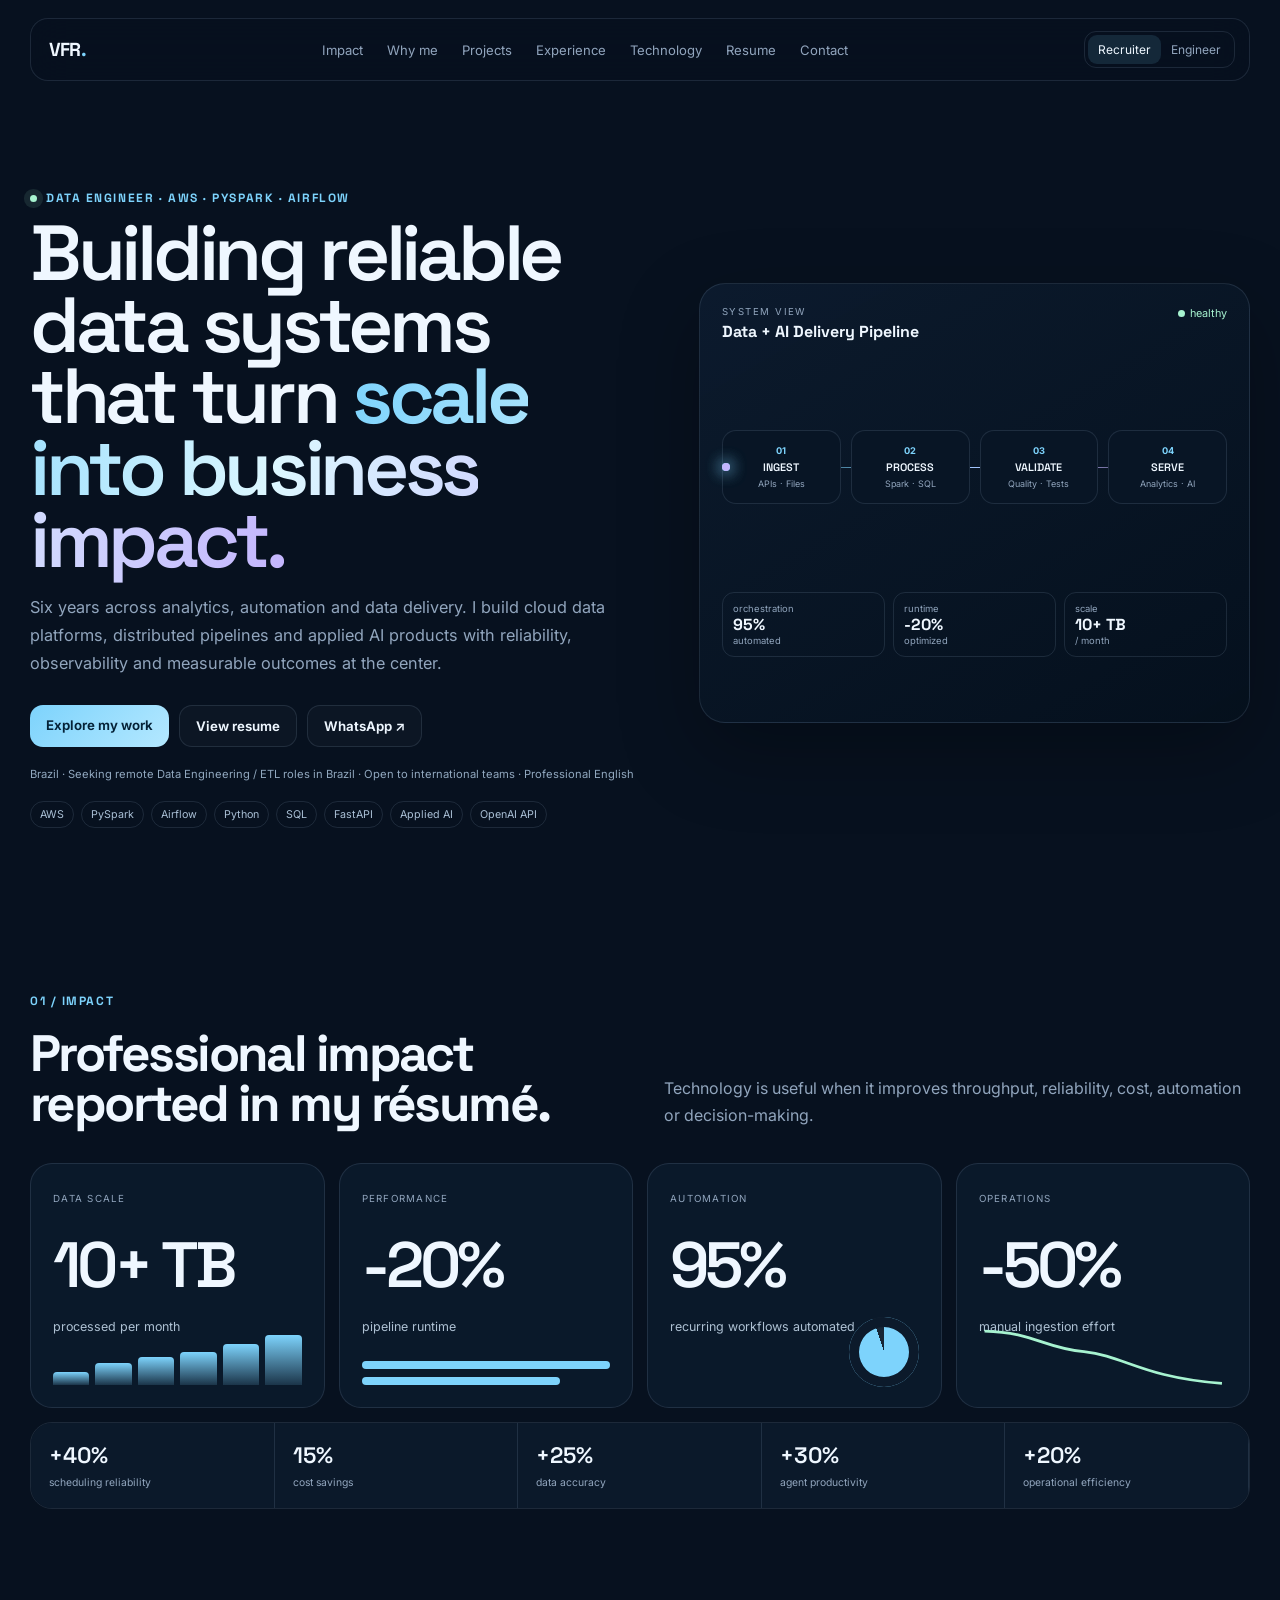
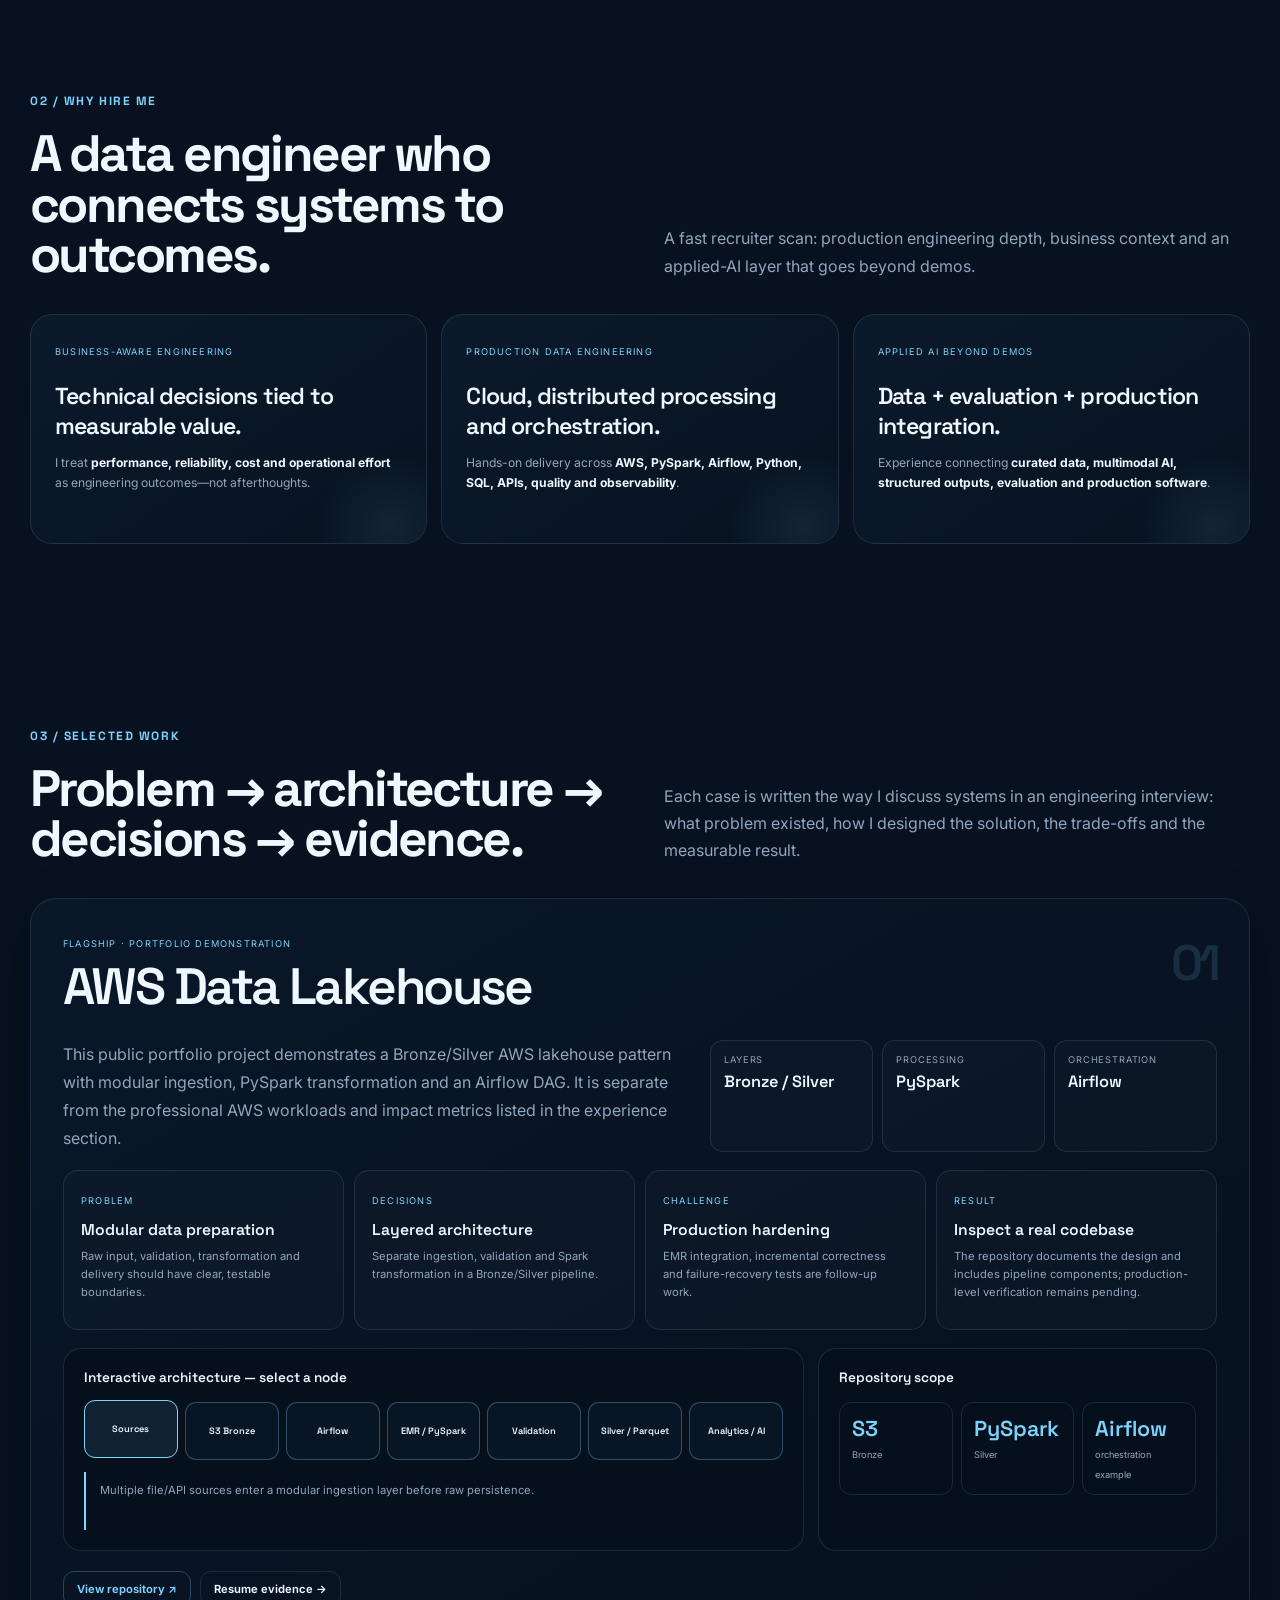
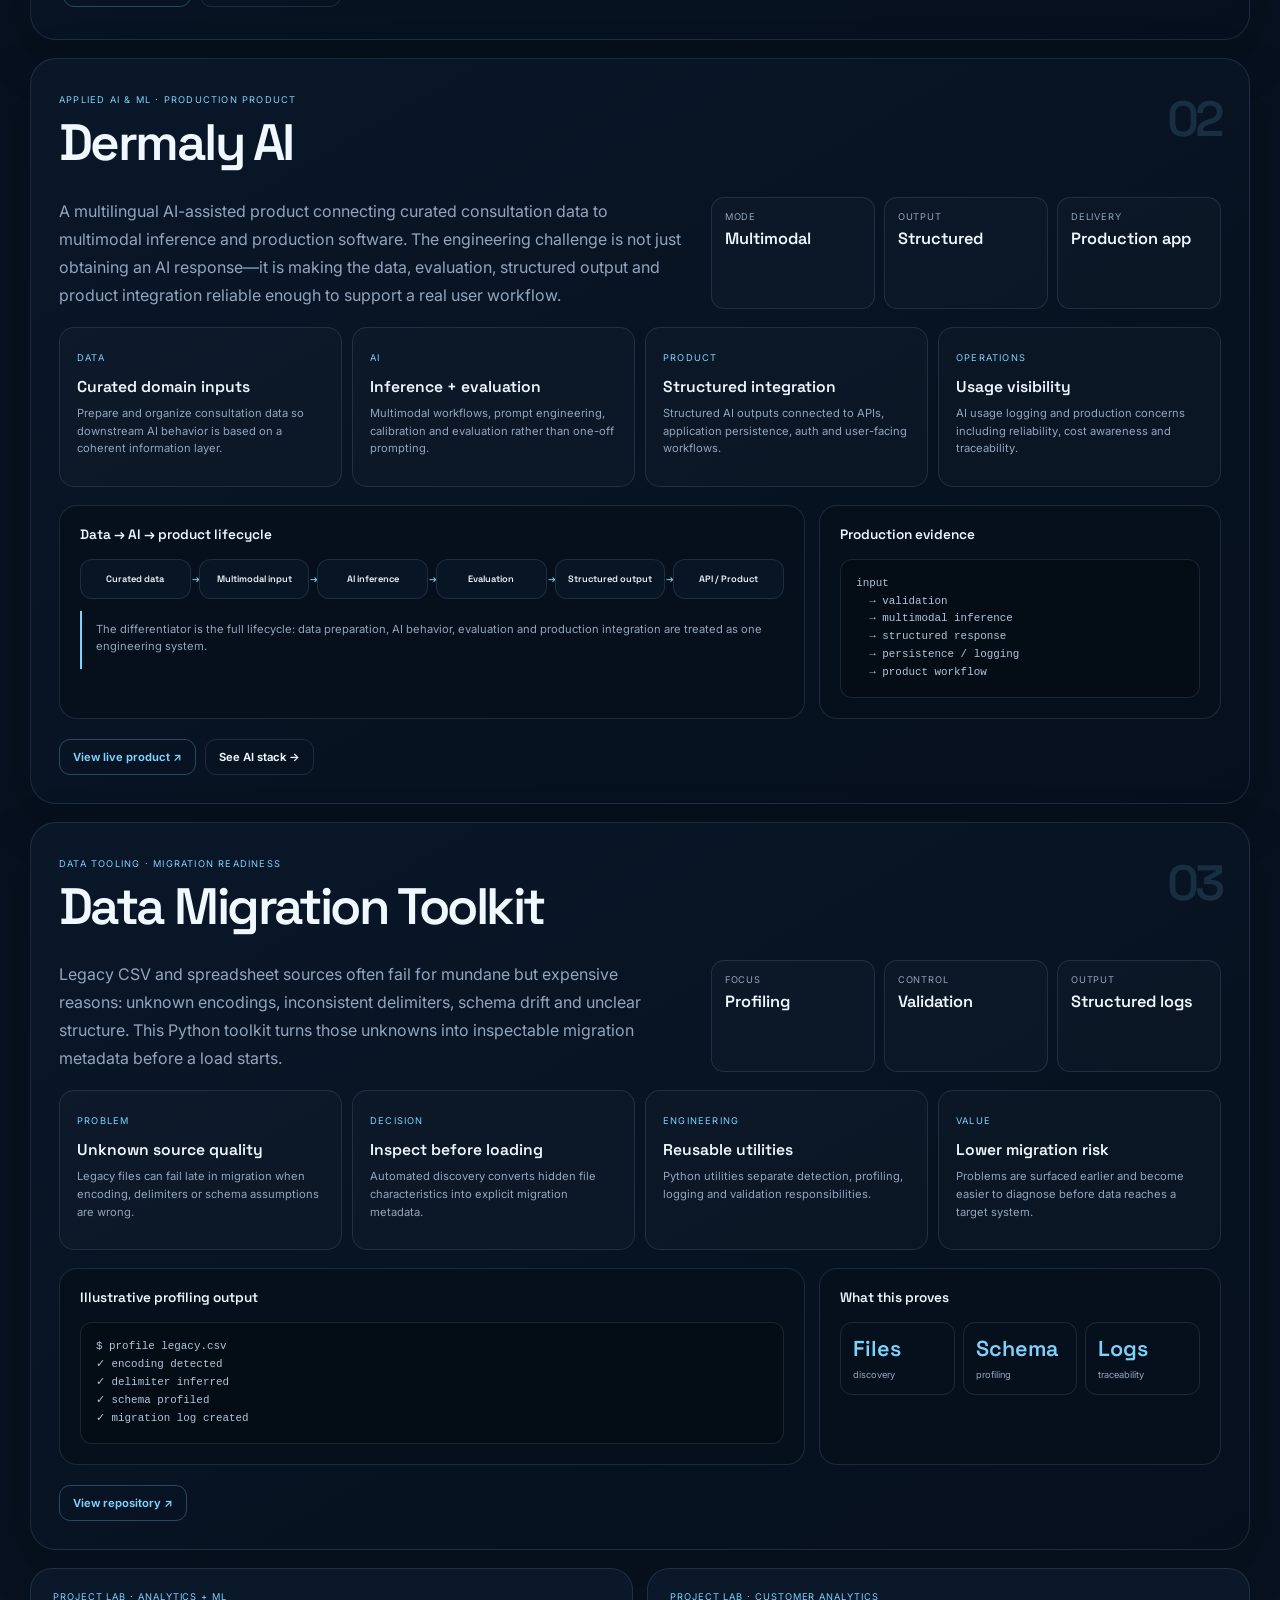
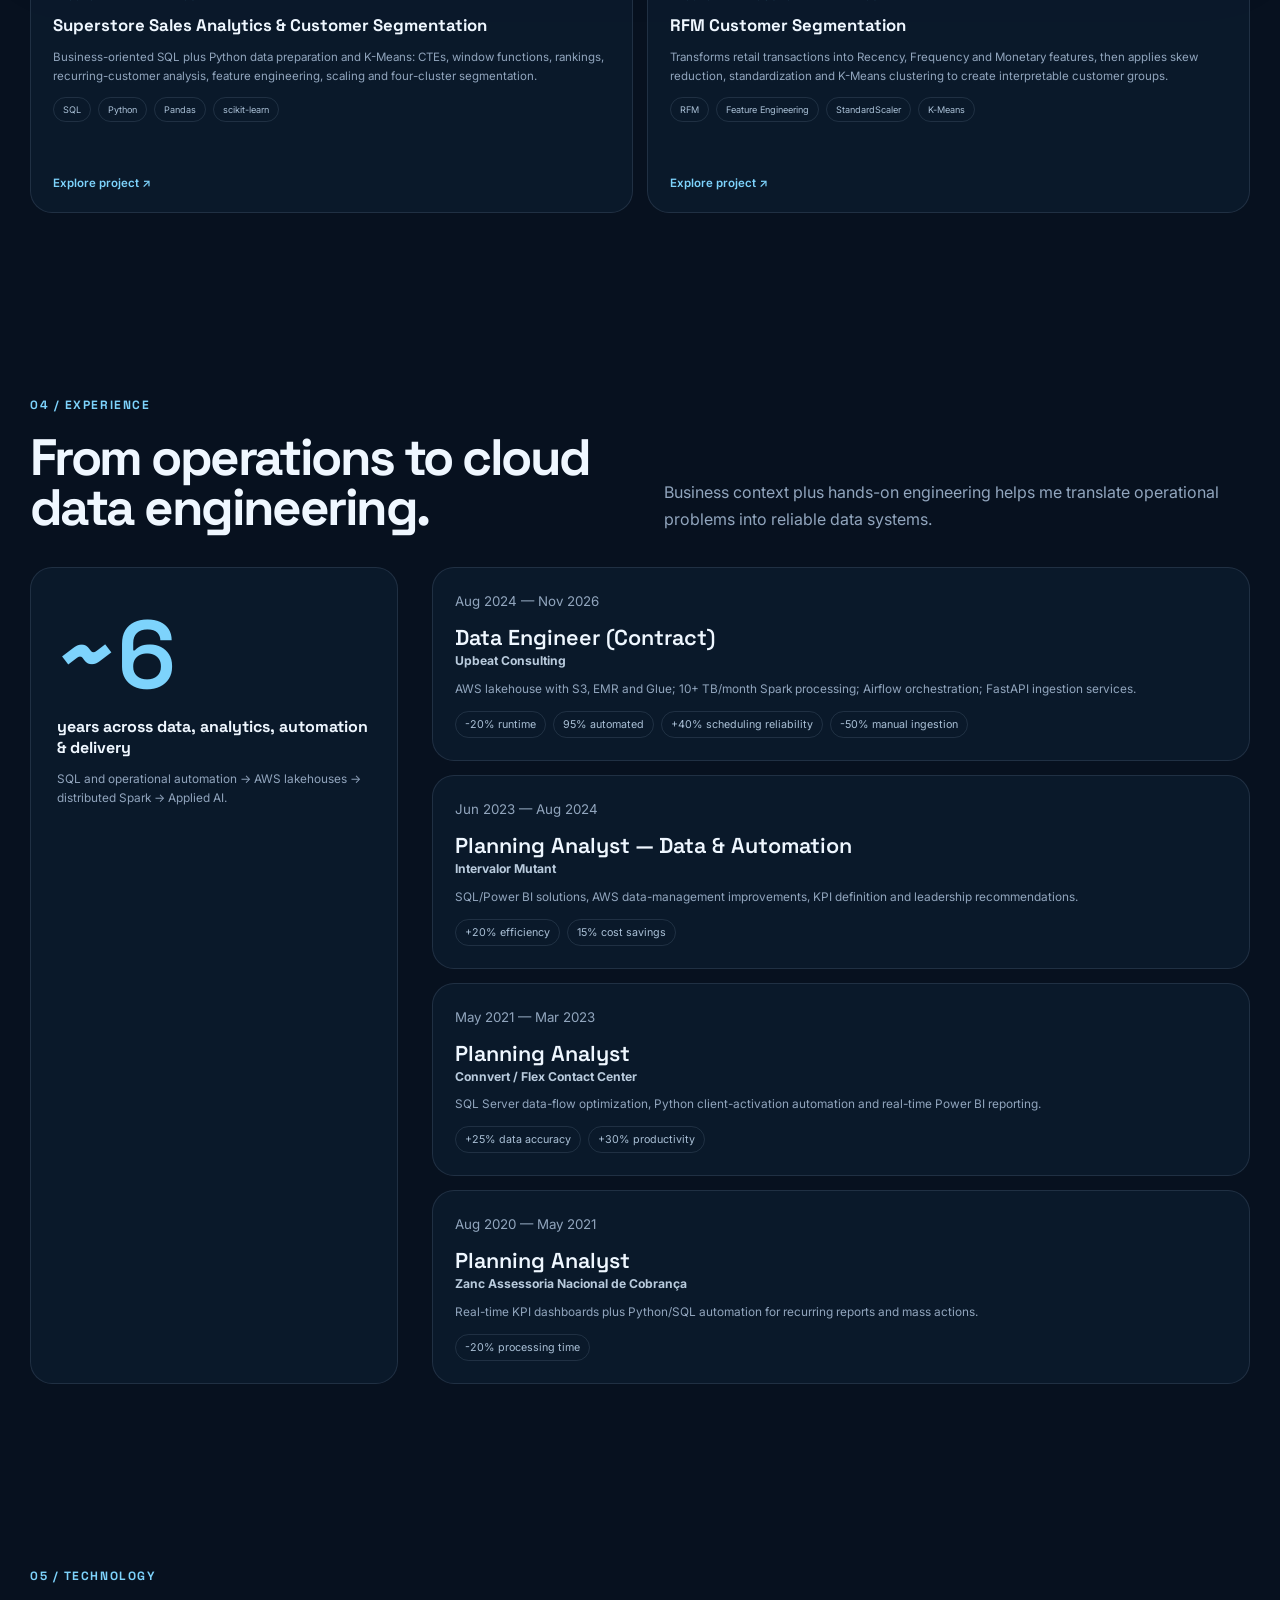
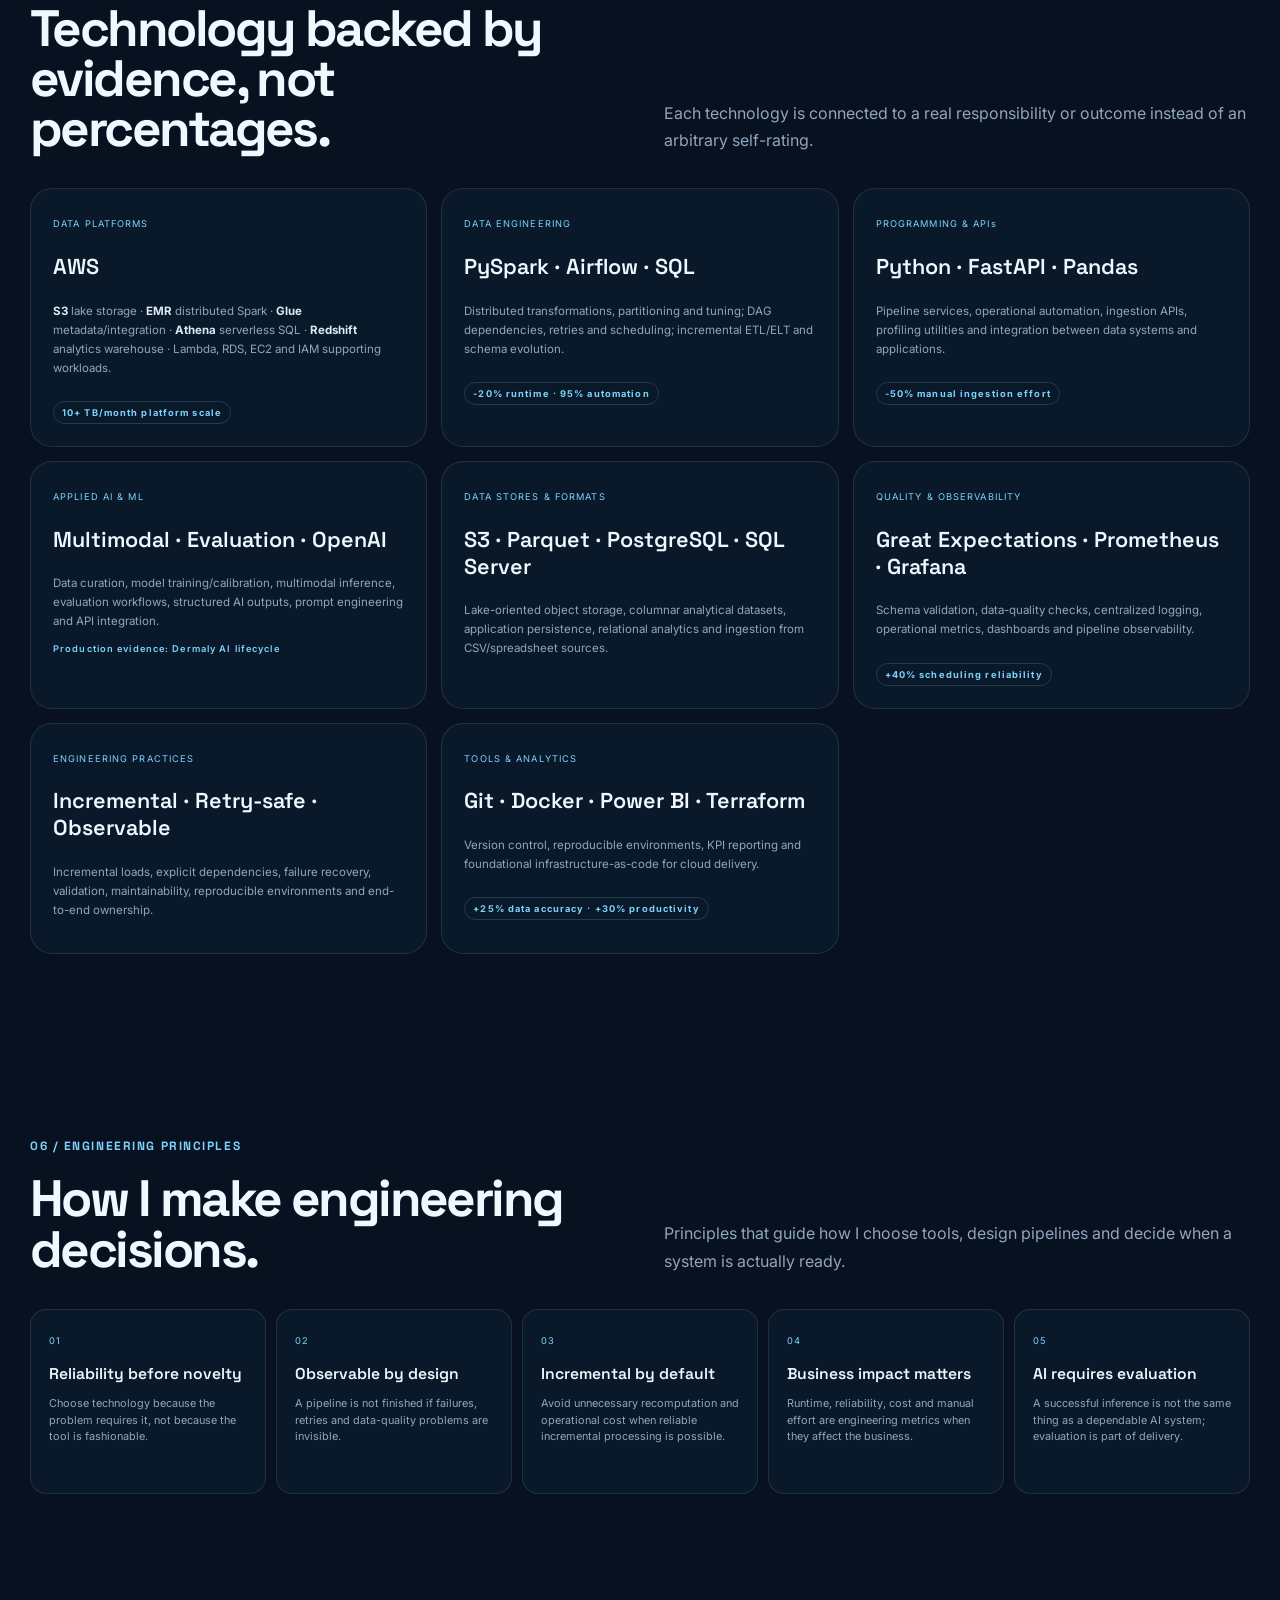
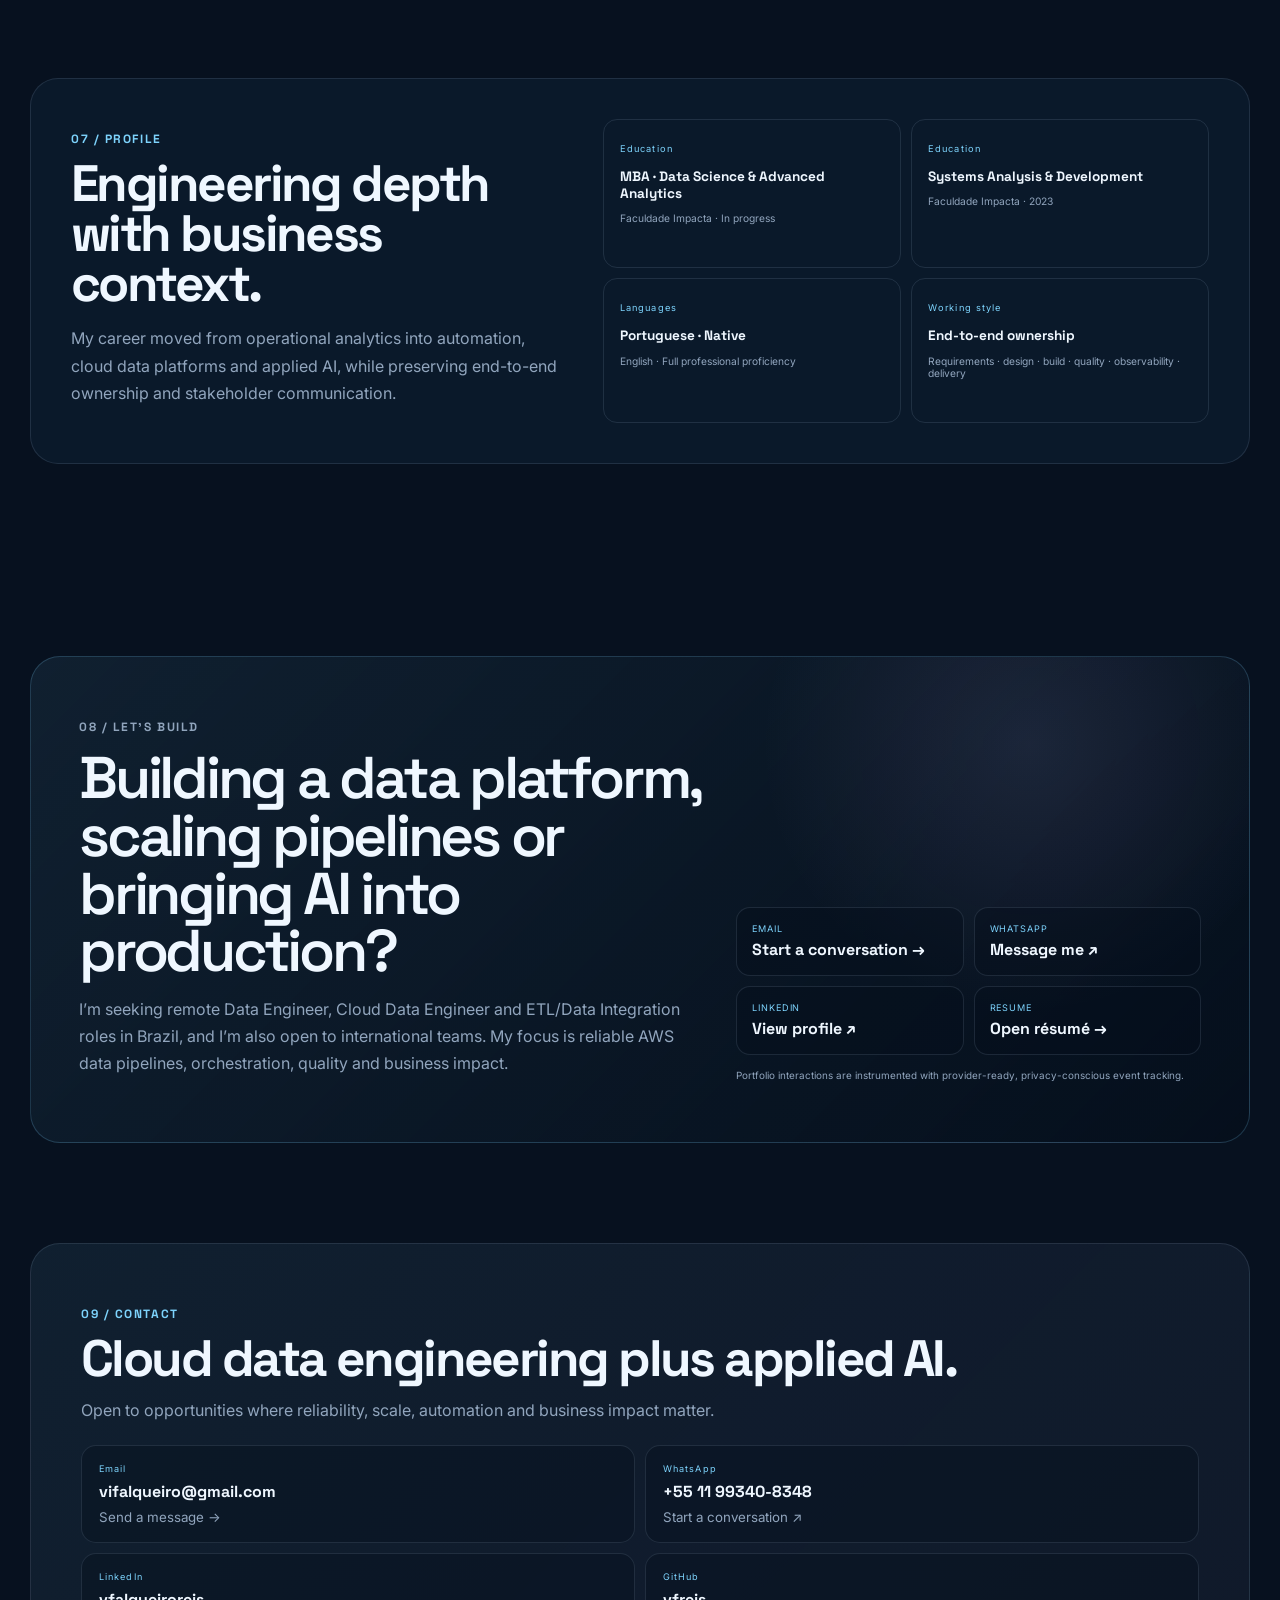
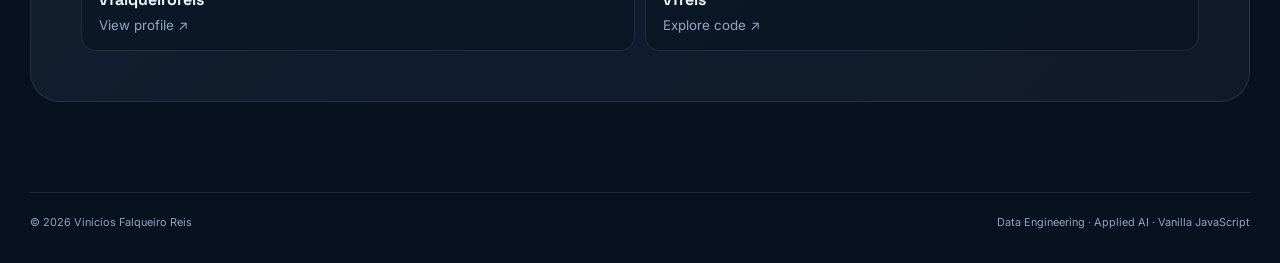
<file: index.html>
<!doctype html>
<html lang="en">
<head>
<meta charset="utf-8">
<meta name="viewport" content="width=device-width,initial-scale=1">
<meta name="theme-color" content="#07111f">
<meta name="description" content="Vinicios Falqueiro Reis — Data Engineer building AWS data platforms, PySpark pipelines, Airflow orchestration and Applied AI systems with measurable business impact.">
<meta name="robots" content="index,follow">
<link rel="canonical" href="https://slateblue-gnat-482045.hostingersite.com/">
<meta property="og:type" content="website">
<meta property="og:url" content="https://slateblue-gnat-482045.hostingersite.com/">
<meta property="og:title" content="Vinicios Falqueiro Reis — Data Engineer + Applied AI">
<meta property="og:description" content="Cloud data platforms, distributed pipelines, automation and applied AI backed by measurable engineering outcomes.">
<meta property="og:image" content="https://slateblue-gnat-482045.hostingersite.com/assets/social-card.svg">
<meta property="og:image:width" content="1200">
<meta property="og:image:height" content="630">
<meta name="twitter:card" content="summary_large_image">
<meta name="twitter:title" content="Vinicios Falqueiro Reis — Data Engineer + Applied AI">
<meta name="twitter:description" content="AWS · PySpark · Airflow · Applied AI · measurable engineering impact.">
<meta name="twitter:image" content="https://slateblue-gnat-482045.hostingersite.com/assets/social-card.svg">
<title>Vinicios Falqueiro Reis — Data Engineer + Applied AI</title>
<link rel="icon" href="./assets/favicon.svg" type="image/svg+xml">
<link rel="preconnect" href="https://fonts.googleapis.com">
<link rel="preconnect" href="https://fonts.gstatic.com" crossorigin>
<link href="https://fonts.googleapis.com/css2?family=Inter:wght@400;500;600;700&family=Space+Grotesk:wght@500;600;700&display=swap" rel="stylesheet">
<link rel="stylesheet" href="./css/tokens.css">
<link rel="stylesheet" href="./css/layout.css">
<link rel="stylesheet" href="./css/hero.css">
<link rel="stylesheet" href="./css/cards.css">
<link rel="stylesheet" href="./css/projects.css">
<link rel="stylesheet" href="./css/case-studies.css">
<link rel="stylesheet" href="./css/profile.css">
<link rel="stylesheet" href="./css/responsive.css">
<script type="application/ld+json">{"@context":"https://schema.org","@type":"Person","name":"Vinicios Falqueiro Reis","jobTitle":"Data Engineer","url":"https://slateblue-gnat-482045.hostingersite.com/","email":"mailto:vifalqueiro@gmail.com","sameAs":["https://www.linkedin.com/in/vfalqueiroreis/","https://github.com/vfreis"],"knowsAbout":["Data Engineering","Applied AI","AWS","PySpark","Apache Airflow","Python","SQL","FastAPI","Data Quality","Data Observability"]}</script>
</head>
<body data-view="recruiter">
<a class="skip-link" href="#content">Skip to content</a>
<header class="site-header">
<a class="brand" href="#top" aria-label="Vinicios Falqueiro Reis — home">VFR<span>.</span></a>
<nav aria-label="Primary navigation"><a href="#impact">Impact</a><a href="#why">Why me</a><a href="#projects">Projects</a><a href="#experience">Experience</a><a href="#stack">Technology</a><a href="./resume/index.html" data-track="resume_click" data-track-label="header">Resume</a><a href="#contact">Contact</a></nav>
<div class="view-switch" role="group" aria-label="Portfolio detail level"><button type="button" class="view-btn is-active" data-view="recruiter" aria-pressed="true" data-track="recruiter_mode">Recruiter</button><button type="button" class="view-btn" data-view="engineer" aria-pressed="false" data-track="engineer_mode">Engineer</button></div>
</header>
<main id="content">
<section id="top" class="hero section-shell">
<div class="hero-copy reveal"><p class="eyebrow"><span class="status-dot"></span>Data Engineer · AWS · PySpark · Airflow</p><h1>Building reliable data systems that turn <span>scale into business impact.</span></h1><p class="hero-lede">Six years across analytics, automation and data delivery. I build cloud data platforms, distributed pipelines and applied AI products with reliability, observability and measurable outcomes at the center.</p><div class="hero-actions"><a class="button primary" href="#projects" data-track="project_open" data-track-label="hero-projects">Explore my work</a><a class="button ghost" href="./resume/index.html" data-track="resume_click" data-track-label="hero">View resume</a><a class="button ghost whatsapp-link" href="#contact" data-track="whatsapp_click" data-track-label="hero">WhatsApp ↗</a></div><p class="availability">Brazil · Seeking remote Data Engineering / ETL roles in Brazil · Open to international teams · Professional English</p><div class="tags"><span>AWS</span><span>PySpark</span><span>Airflow</span><span>Python</span><span>SQL</span><span>FastAPI</span><span>Applied AI</span><span>OpenAI API</span></div></div>
<div class="pipeline reveal" data-delay="120"><div class="console-head"><div><small>SYSTEM VIEW</small><strong>Data + AI Delivery Pipeline</strong></div><span class="health"><i></i>healthy</span></div><div class="flow"><div class="line"></div><i class="pulse a"></i><i class="pulse b"></i><div><b>01</b><strong>INGEST</strong><small>APIs · Files</small></div><div><b>02</b><strong>PROCESS</strong><small>Spark · SQL</small></div><div><b>03</b><strong>VALIDATE</strong><small>Quality · Tests</small></div><div><b>04</b><strong>SERVE</strong><small>Analytics · AI</small></div></div><div class="console-metrics"><div><small>orchestration</small><strong>95%</strong><span>automated</span></div><div><small>runtime</small><strong>-20%</strong><span>optimized</span></div><div><small>scale</small><strong>10+ TB</strong><span>/ month</span></div></div><div class="engineer-only code-tags"><code>incremental_loads</code><code>schema_validation</code><code>retry_safety</code><code>observability</code></div></div>
</section>

<section id="impact" class="section-shell section-block"><div class="section-heading reveal"><p class="eyebrow">01 / IMPACT</p><h2>Professional impact reported in my résumé.</h2><p>Technology is useful when it improves throughput, reliability, cost, automation or decision-making.</p></div><div class="metric-grid"><article class="metric reveal"><span>DATA SCALE</span><strong class="counter" data-target="10" data-suffix="+ TB">0</strong><p>processed per month</p><div class="bars"><i></i><i></i><i></i><i></i><i></i><i></i></div></article><article class="metric reveal"><span>PERFORMANCE</span><strong class="counter" data-target="20" data-prefix="-" data-suffix="%">0</strong><p>pipeline runtime</p><div class="compare"><i></i><i></i></div></article><article class="metric reveal"><span>AUTOMATION</span><strong class="counter" data-target="95" data-suffix="%">0</strong><p>recurring workflows automated</p><div class="ring"></div></article><article class="metric reveal"><span>OPERATIONS</span><strong class="counter" data-target="50" data-prefix="-" data-suffix="%">0</strong><p>manual ingestion effort</p><svg viewBox="0 0 180 50"><path d="M4 8C40 9 46 20 76 23s40 18 100 23"/></svg></article></div><div class="impact-ribbon reveal"><div><strong>+40%</strong><span>scheduling reliability</span></div><div><strong>15%</strong><span>cost savings</span></div><div><strong>+25%</strong><span>data accuracy</span></div><div><strong>+30%</strong><span>agent productivity</span></div><div><strong>+20%</strong><span>operational efficiency</span></div></div></section>

<section id="why" class="section-shell section-block"><div class="section-heading reveal"><p class="eyebrow">02 / WHY HIRE ME</p><h2>A data engineer who connects systems to outcomes.</h2><p>A fast recruiter scan: production engineering depth, business context and an applied-AI layer that goes beyond demos.</p></div><div class="why-grid"><article class="why-card reveal"><span>BUSINESS-AWARE ENGINEERING</span><h3>Technical decisions tied to measurable value.</h3><p>I treat <strong>performance, reliability, cost and operational effort</strong> as engineering outcomes—not afterthoughts.</p></article><article class="why-card reveal"><span>PRODUCTION DATA ENGINEERING</span><h3>Cloud, distributed processing and orchestration.</h3><p>Hands-on delivery across <strong>AWS, PySpark, Airflow, Python, SQL, APIs, quality and observability</strong>.</p></article><article class="why-card reveal"><span>APPLIED AI BEYOND DEMOS</span><h3>Data + evaluation + production integration.</h3><p>Experience connecting <strong>curated data, multimodal AI, structured outputs, evaluation and production software</strong>.</p></article></div></section>

<section id="projects" class="section-shell section-block"><div class="section-heading reveal"><p class="eyebrow">03 / SELECTED WORK</p><h2>Problem → architecture → decisions → evidence.</h2><p>Each case is written the way I discuss systems in an engineering interview: what problem existed, how I designed the solution, the trade-offs and the measurable result.</p></div>

<article class="case-study is-featured reveal" data-project-name="AWS Data Lakehouse"><div class="case-head"><div><span class="case-label">FLAGSHIP · PORTFOLIO DEMONSTRATION</span><h3>AWS Data Lakehouse</h3></div><span class="case-index">01</span></div><div class="case-summary"><p class="case-intro">This public portfolio project demonstrates a Bronze/Silver AWS lakehouse pattern with modular ingestion, PySpark transformation and an Airflow DAG. It is separate from the professional AWS workloads and impact metrics listed in the experience section.</p><div class="case-facts"><div><span>Layers</span><strong>Bronze / Silver</strong></div><div><span>Processing</span><strong>PySpark</strong></div><div><span>Orchestration</span><strong>Airflow</strong></div></div></div><div class="case-grid"><article class="proof-card"><span>PROBLEM</span><strong>Modular data preparation</strong><p>Raw input, validation, transformation and delivery should have clear, testable boundaries.</p></article><article class="proof-card"><span>DECISIONS</span><strong>Layered architecture</strong><p>Separate ingestion, validation and Spark transformation in a Bronze/Silver pipeline.</p></article><article class="proof-card"><span>CHALLENGE</span><strong>Production hardening</strong><p>EMR integration, incremental correctness and failure-recovery tests are follow-up work.</p></article><article class="proof-card"><span>RESULT</span><strong>Inspect a real codebase</strong><p>The repository documents the design and includes pipeline components; production-level verification remains pending.</p></article></div><div class="case-evidence"><div class="evidence-panel"><h4>Interactive architecture — select a node</h4><div class="architecture" role="group" aria-label="AWS lakehouse architecture"><button type="button" class="arch-node is-active" data-arch data-detail="Multiple file/API sources enter a modular ingestion layer before raw persistence." aria-pressed="true">Sources</button><button type="button" class="arch-node" data-arch data-detail="S3 Bronze preserves raw inputs and creates a stable replayable boundary." aria-pressed="false">S3 Bronze</button><button type="button" class="arch-node" data-arch data-detail="Airflow manages dependencies, schedules, retries and operational visibility across recurring workloads." aria-pressed="false">Airflow</button><button type="button" class="arch-node" data-arch data-detail="EMR + PySpark execute distributed transformations with partition-aware processing and tuning." aria-pressed="false">EMR / PySpark</button><button type="button" class="arch-node" data-arch data-detail="Schema and data-quality checks prevent malformed outputs from silently propagating downstream." aria-pressed="false">Validation</button><button type="button" class="arch-node" data-arch data-detail="Curated Silver/Parquet datasets provide efficient columnar storage for downstream consumption." aria-pressed="false">Silver / Parquet</button><button type="button" class="arch-node" data-arch data-detail="Curated data is served to analytics and AI workloads through reliable downstream interfaces." aria-pressed="false">Analytics / AI</button></div><div class="architecture-detail" aria-live="polite">Multiple file/API sources enter a modular ingestion layer before raw persistence.</div></div><div class="evidence-panel"><h4>Repository scope</h4><div class="evidence-kpis"><div><strong>S3</strong><span>Bronze</span></div><div><strong>PySpark</strong><span>Silver</span></div><div><strong>Airflow</strong><span>orchestration example</span></div></div></div></div><p class="engineer-only detail"><strong>Engineer view:</strong> S3, PySpark, Airflow and Parquet components in a portfolio architecture. EMR submission, production-grade retries and transactional incremental processing are not demonstrated end to end.</p><div class="case-actions"><a href="https://github.com/vfreis/aws_data_lakehouse_pipeline" target="_blank" rel="noreferrer" data-track="project_open" data-project="AWS Data Lakehouse">View repository ↗</a><a href="./resume/index.html" data-track="resume_click" data-track-label="aws-case">Resume evidence →</a></div></article>

<article class="case-study reveal" data-project-name="Dermaly AI"><div class="case-head"><div><span class="case-label">APPLIED AI & ML · PRODUCTION PRODUCT</span><h3>Dermaly AI</h3></div><span class="case-index">02</span></div><div class="case-summary"><p class="case-intro">A multilingual AI-assisted product connecting curated consultation data to multimodal inference and production software. The engineering challenge is not just obtaining an AI response—it is making the data, evaluation, structured output and product integration reliable enough to support a real user workflow.</p><div class="case-facts"><div><span>Mode</span><strong>Multimodal</strong></div><div><span>Output</span><strong>Structured</strong></div><div><span>Delivery</span><strong>Production app</strong></div></div></div><div class="case-grid"><article class="proof-card"><span>DATA</span><strong>Curated domain inputs</strong><p>Prepare and organize consultation data so downstream AI behavior is based on a coherent information layer.</p></article><article class="proof-card"><span>AI</span><strong>Inference + evaluation</strong><p>Multimodal workflows, prompt engineering, calibration and evaluation rather than one-off prompting.</p></article><article class="proof-card"><span>PRODUCT</span><strong>Structured integration</strong><p>Structured AI outputs connected to APIs, application persistence, auth and user-facing workflows.</p></article><article class="proof-card"><span>OPERATIONS</span><strong>Usage visibility</strong><p>AI usage logging and production concerns including reliability, cost awareness and traceability.</p></article></div><div class="case-evidence"><div class="evidence-panel"><h4>Data → AI → product lifecycle</h4><div class="lifecycle" aria-label="Dermaly AI lifecycle"><span>Curated data</span><span>Multimodal input</span><span>AI inference</span><span>Evaluation</span><span>Structured output</span><span>API / Product</span></div><p class="architecture-detail">The differentiator is the full lifecycle: data preparation, AI behavior, evaluation and production integration are treated as one engineering system.</p></div><div class="evidence-panel"><h4>Production evidence</h4><pre class="code-proof">input
  → validation
  → multimodal inference
  → structured response
  → persistence / logging
  → product workflow</pre></div></div><p class="engineer-only detail"><strong>Engineer view:</strong> data curation, model training/calibration, evaluation workflows, prompt engineering, OpenAI API, PostgreSQL/Drizzle, authentication, subscriptions and AI usage logging.</p><div class="case-actions"><a href="https://my.dermaly.app" target="_blank" rel="noreferrer" data-track="project_open" data-project="Dermaly AI">View live product ↗</a><a href="#stack" data-track="technology_open" data-track-label="dermaly-stack">See AI stack →</a></div></article>

<article class="case-study reveal" data-project-name="Data Migration Toolkit"><div class="case-head"><div><span class="case-label">DATA TOOLING · MIGRATION READINESS</span><h3>Data Migration Toolkit</h3></div><span class="case-index">03</span></div><div class="case-summary"><p class="case-intro">Legacy CSV and spreadsheet sources often fail for mundane but expensive reasons: unknown encodings, inconsistent delimiters, schema drift and unclear structure. This Python toolkit turns those unknowns into inspectable migration metadata before a load starts.</p><div class="case-facts"><div><span>Focus</span><strong>Profiling</strong></div><div><span>Control</span><strong>Validation</strong></div><div><span>Output</span><strong>Structured logs</strong></div></div></div><div class="case-grid"><article class="proof-card"><span>PROBLEM</span><strong>Unknown source quality</strong><p>Legacy files can fail late in migration when encoding, delimiters or schema assumptions are wrong.</p></article><article class="proof-card"><span>DECISION</span><strong>Inspect before loading</strong><p>Automated discovery converts hidden file characteristics into explicit migration metadata.</p></article><article class="proof-card"><span>ENGINEERING</span><strong>Reusable utilities</strong><p>Python utilities separate detection, profiling, logging and validation responsibilities.</p></article><article class="proof-card"><span>VALUE</span><strong>Lower migration risk</strong><p>Problems are surfaced earlier and become easier to diagnose before data reaches a target system.</p></article></div><div class="case-evidence"><div class="evidence-panel"><h4>Illustrative profiling output</h4><pre class="code-proof">$ profile legacy.csv
✓ encoding detected
✓ delimiter inferred
✓ schema profiled
✓ migration log created</pre></div><div class="evidence-panel"><h4>What this proves</h4><div class="evidence-kpis"><div><strong>Files</strong><span>discovery</span></div><div><strong>Schema</strong><span>profiling</span></div><div><strong>Logs</strong><span>traceability</span></div></div></div></div><div class="case-actions"><a href="https://github.com/vfreis/data_migration" target="_blank" rel="noreferrer" data-track="project_open" data-project="Data Migration Toolkit">View repository ↗</a></div></article>

<div class="lab reveal"><article data-project-name="Superstore Analytics"><span>PROJECT LAB · ANALYTICS + ML</span><strong>Superstore Sales Analytics & Customer Segmentation</strong><p>Business-oriented SQL plus Python data preparation and K-Means: CTEs, window functions, rankings, recurring-customer analysis, feature engineering, scaling and four-cluster segmentation.</p><div class="tags"><span>SQL</span><span>Python</span><span>Pandas</span><span>scikit-learn</span></div><a href="https://github.com/vfreis/superstore_sales" target="_blank" rel="noreferrer" data-track="project_open" data-project="Superstore Analytics">Explore project ↗</a></article><article data-project-name="RFM Segmentation"><span>PROJECT LAB · CUSTOMER ANALYTICS</span><strong>RFM Customer Segmentation</strong><p>Transforms retail transactions into Recency, Frequency and Monetary features, then applies skew reduction, standardization and K-Means clustering to create interpretable customer groups.</p><div class="tags"><span>RFM</span><span>Feature Engineering</span><span>StandardScaler</span><span>K-Means</span></div><a href="https://github.com/vfreis/rfm_analysis-" target="_blank" rel="noreferrer" data-track="project_open" data-project="RFM Segmentation">Explore project ↗</a></article></div>
</section>

<section id="experience" class="section-shell section-block"><div class="section-heading reveal"><p class="eyebrow">04 / EXPERIENCE</p><h2>From operations to cloud data engineering.</h2><p>Business context plus hands-on engineering helps me translate operational problems into reliable data systems.</p></div><div class="career"><aside class="career-card reveal"><span>~6</span><strong>years across data, analytics, automation & delivery</strong><p>SQL and operational automation → AWS lakehouses → distributed Spark → Applied AI.</p></aside><div class="timeline"><article class="reveal"><small>Aug 2024 — Nov 2026</small><h3>Data Engineer (Contract)</h3><h4>Upbeat Consulting</h4><p>AWS lakehouse with S3, EMR and Glue; 10+ TB/month Spark processing; Airflow orchestration; FastAPI ingestion services.</p><div class="tags"><span>-20% runtime</span><span>95% automated</span><span>+40% scheduling reliability</span><span>-50% manual ingestion</span></div></article><article class="reveal"><small>Jun 2023 — Aug 2024</small><h3>Planning Analyst — Data & Automation</h3><h4>Intervalor Mutant</h4><p>SQL/Power BI solutions, AWS data-management improvements, KPI definition and leadership recommendations.</p><div class="tags"><span>+20% efficiency</span><span>15% cost savings</span></div></article><article class="reveal"><small>May 2021 — Mar 2023</small><h3>Planning Analyst</h3><h4>Connvert / Flex Contact Center</h4><p>SQL Server data-flow optimization, Python client-activation automation and real-time Power BI reporting.</p><div class="tags"><span>+25% data accuracy</span><span>+30% productivity</span></div></article><article class="reveal"><small>Aug 2020 — May 2021</small><h3>Planning Analyst</h3><h4>Zanc Assessoria Nacional de Cobrança</h4><p>Real-time KPI dashboards plus Python/SQL automation for recurring reports and mass actions.</p><div class="tags"><span>-20% processing time</span></div></article></div></div></section>

<section id="stack" class="section-shell section-block"><div class="section-heading reveal"><p class="eyebrow">05 / TECHNOLOGY</p><h2>Technology backed by evidence, not percentages.</h2><p>Each technology is connected to a real responsibility or outcome instead of an arbitrary self-rating.</p></div><div class="tech-grid"><article class="tech reveal"><span>DATA PLATFORMS</span><h3>AWS</h3><p><b>S3</b> lake storage · <b>EMR</b> distributed Spark · <b>Glue</b> metadata/integration · <b>Athena</b> serverless SQL · <b>Redshift</b> analytics warehouse · Lambda, RDS, EC2 and IAM supporting workloads.</p><span class="tech-metric">10+ TB/month platform scale</span></article><article class="tech reveal"><span>DATA ENGINEERING</span><h3>PySpark · Airflow · SQL</h3><p>Distributed transformations, partitioning and tuning; DAG dependencies, retries and scheduling; incremental ETL/ELT and schema evolution.</p><span class="tech-metric">-20% runtime · 95% automation</span></article><article class="tech reveal"><span>PROGRAMMING & APIs</span><h3>Python · FastAPI · Pandas</h3><p>Pipeline services, operational automation, ingestion APIs, profiling utilities and integration between data systems and applications.</p><span class="tech-metric">-50% manual ingestion effort</span></article><article class="tech reveal"><span>APPLIED AI & ML</span><h3>Multimodal · Evaluation · OpenAI</h3><p>Data curation, model training/calibration, multimodal inference, evaluation workflows, structured AI outputs, prompt engineering and API integration.</p><span class="evidence-tech">Production evidence: Dermaly AI lifecycle</span></article><article class="tech reveal"><span>DATA STORES & FORMATS</span><h3>S3 · Parquet · PostgreSQL · SQL Server</h3><p>Lake-oriented object storage, columnar analytical datasets, application persistence, relational analytics and ingestion from CSV/spreadsheet sources.</p></article><article class="tech reveal"><span>QUALITY & OBSERVABILITY</span><h3>Great Expectations · Prometheus · Grafana</h3><p>Schema validation, data-quality checks, centralized logging, operational metrics, dashboards and pipeline observability.</p><span class="tech-metric">+40% scheduling reliability</span></article><article class="tech reveal"><span>ENGINEERING PRACTICES</span><h3>Incremental · Retry-safe · Observable</h3><p>Incremental loads, explicit dependencies, failure recovery, validation, maintainability, reproducible environments and end-to-end ownership.</p></article><article class="tech reveal"><span>TOOLS & ANALYTICS</span><h3>Git · Docker · Power BI · Terraform</h3><p>Version control, reproducible environments, KPI reporting and foundational infrastructure-as-code for cloud delivery.</p><span class="tech-metric">+25% data accuracy · +30% productivity</span></article></div></section>

<section class="section-shell section-block" id="principles"><div class="section-heading reveal"><p class="eyebrow">06 / ENGINEERING PRINCIPLES</p><h2>How I make engineering decisions.</h2><p>Principles that guide how I choose tools, design pipelines and decide when a system is actually ready.</p></div><div class="principles-v2"><article class="principle-card reveal"><span>01</span><strong>Reliability before novelty</strong><p>Choose technology because the problem requires it, not because the tool is fashionable.</p></article><article class="principle-card reveal"><span>02</span><strong>Observable by design</strong><p>A pipeline is not finished if failures, retries and data-quality problems are invisible.</p></article><article class="principle-card reveal"><span>03</span><strong>Incremental by default</strong><p>Avoid unnecessary recomputation and operational cost when reliable incremental processing is possible.</p></article><article class="principle-card reveal"><span>04</span><strong>Business impact matters</strong><p>Runtime, reliability, cost and manual effort are engineering metrics when they affect the business.</p></article><article class="principle-card reveal"><span>05</span><strong>AI requires evaluation</strong><p>A successful inference is not the same thing as a dependable AI system; evaluation is part of delivery.</p></article></div></section>

<section class="section-shell section-block"><div class="profile reveal"><div><p class="eyebrow">07 / PROFILE</p><h2>Engineering depth with business context.</h2><p>My career moved from operational analytics into automation, cloud data platforms and applied AI, while preserving end-to-end ownership and stakeholder communication.</p></div><div class="profile-grid"><article><span>Education</span><strong>MBA · Data Science & Advanced Analytics</strong><p>Faculdade Impacta · In progress</p></article><article><span>Education</span><strong>Systems Analysis & Development</strong><p>Faculdade Impacta · 2023</p></article><article><span>Languages</span><strong>Portuguese · Native</strong><p>English · Full professional proficiency</p></article><article><span>Working style</span><strong>End-to-end ownership</strong><p>Requirements · design · build · quality · observability · delivery</p></article></div></div></section>

<section class="section-shell recruiter-cta reveal" aria-labelledby="hire-heading"><div><p class="eyebrow">08 / LET'S BUILD</p><h2 id="hire-heading">Building a data platform, scaling pipelines or bringing AI into production?</h2><p>I’m seeking remote Data Engineer, Cloud Data Engineer and ETL/Data Integration roles in Brazil, and I’m also open to international teams. My focus is reliable AWS data pipelines, orchestration, quality and business impact.</p></div><div><div class="cta-actions"><a href="mailto:vifalqueiro@gmail.com" data-track="email_click" data-track-label="recruiter-cta"><span>EMAIL</span><strong>Start a conversation →</strong></a><a class="whatsapp-link" href="#contact" data-track="whatsapp_click" data-track-label="recruiter-cta"><span>WHATSAPP</span><strong>Message me ↗</strong></a><a href="https://www.linkedin.com/in/vfalqueiroreis/" target="_blank" rel="noreferrer" data-track="linkedin_click" data-track-label="recruiter-cta"><span>LINKEDIN</span><strong>View profile ↗</strong></a><a href="./resume/index.html" data-track="resume_click" data-track-label="recruiter-cta"><span>RESUME</span><strong>Open résumé →</strong></a></div><p class="analytics-note">Portfolio interactions are instrumented with provider-ready, privacy-conscious event tracking.</p></div></section>

<section id="contact" class="section-shell contact reveal"><p class="eyebrow">09 / CONTACT</p><h2>Cloud data engineering plus applied AI.</h2><p>Open to opportunities where reliability, scale, automation and business impact matter.</p><div class="contact-grid"><a href="mailto:vifalqueiro@gmail.com" data-track="email_click" data-track-label="contact"><span>Email</span><strong>vifalqueiro@gmail.com</strong><small>Send a message →</small></a><a class="whatsapp-link" href="#contact" data-track="whatsapp_click" data-track-label="contact"><span>WhatsApp</span><strong>+55 11 99340-8348</strong><small>Start a conversation ↗</small></a><a href="https://www.linkedin.com/in/vfalqueiroreis/" target="_blank" rel="noreferrer" data-track="linkedin_click" data-track-label="contact"><span>LinkedIn</span><strong>vfalqueiroreis</strong><small>View profile ↗</small></a><a href="https://github.com/vfreis" target="_blank" rel="noreferrer" data-track="github_click" data-track-label="contact"><span>GitHub</span><strong>vfreis</strong><small>Explore code ↗</small></a></div></section>
</main>
<footer class="site-footer section-shell"><span>© <span id="year"></span> Vinicios Falqueiro Reis</span><span>Data Engineering · Applied AI · Vanilla JavaScript</span></footer>
<script src="./js/app.js" defer></script>
<script src="./js/analytics.js" defer></script>
</body>
</html>
</file>
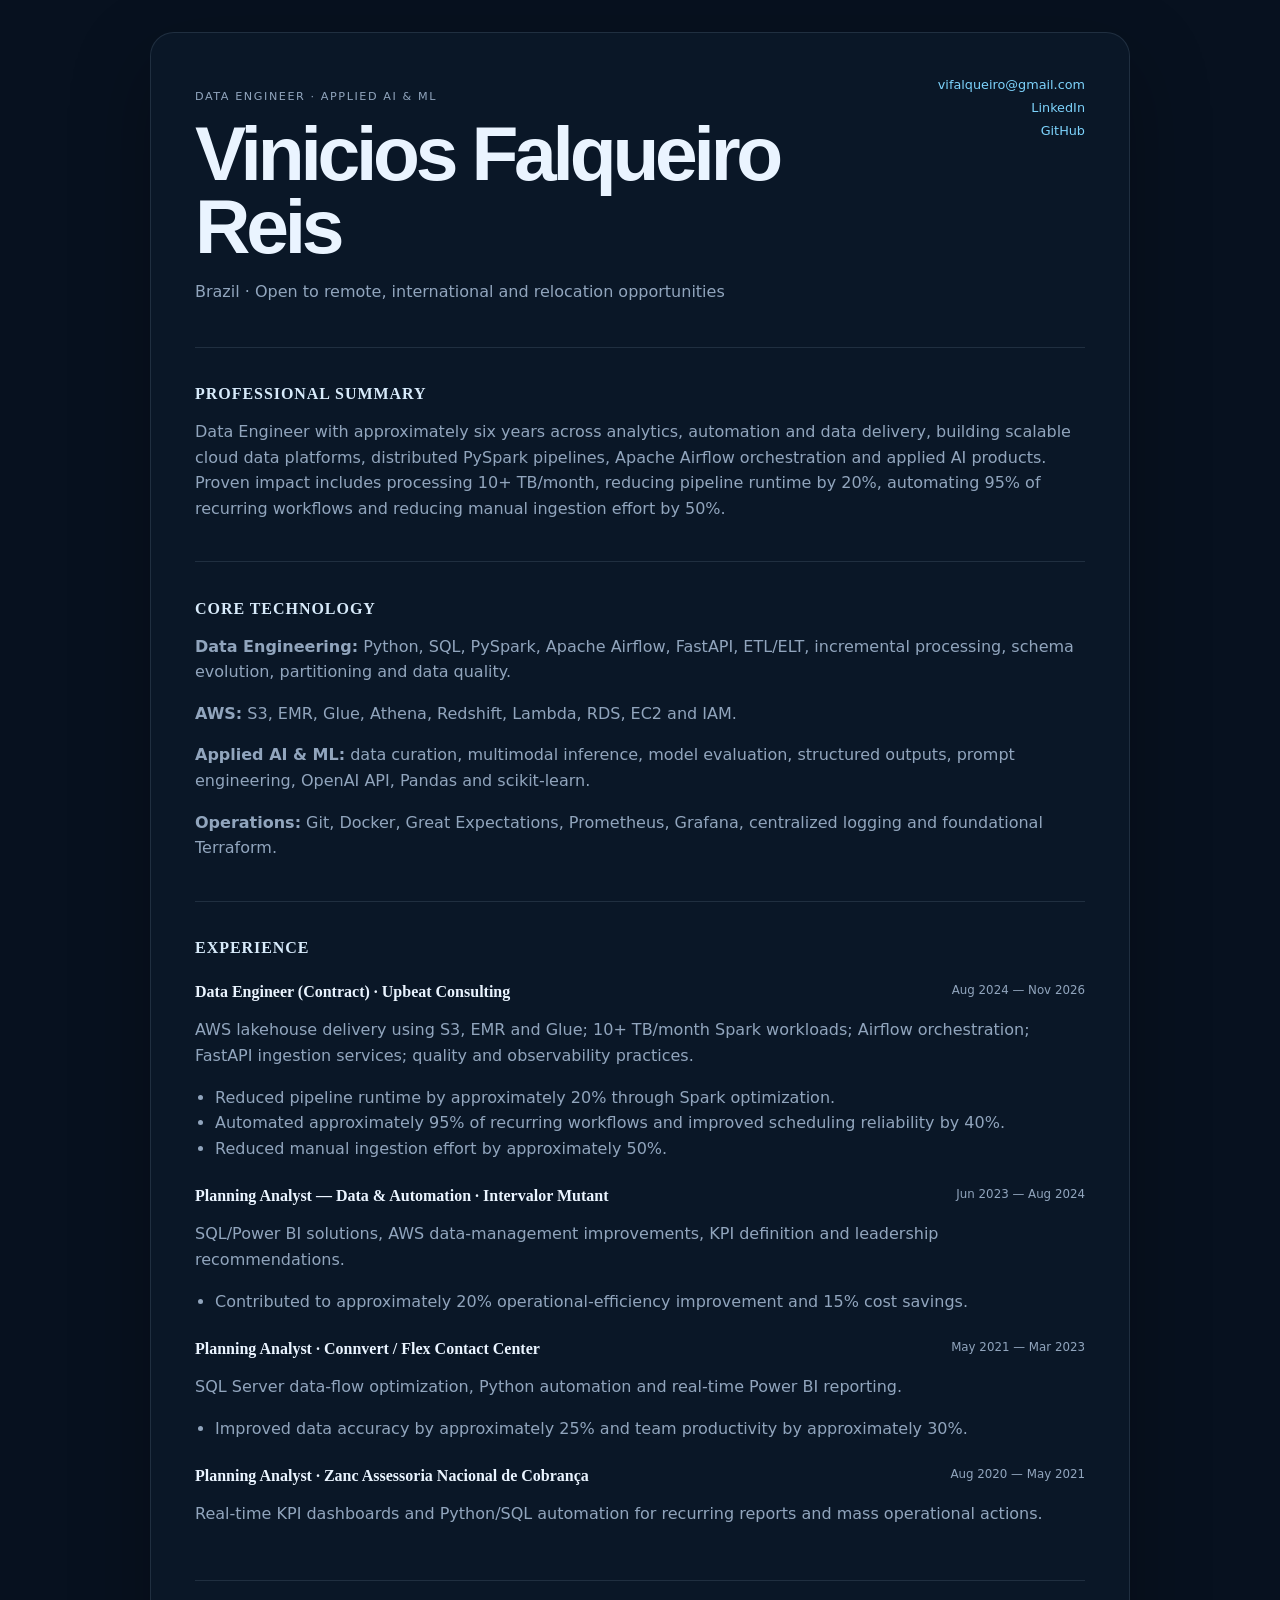
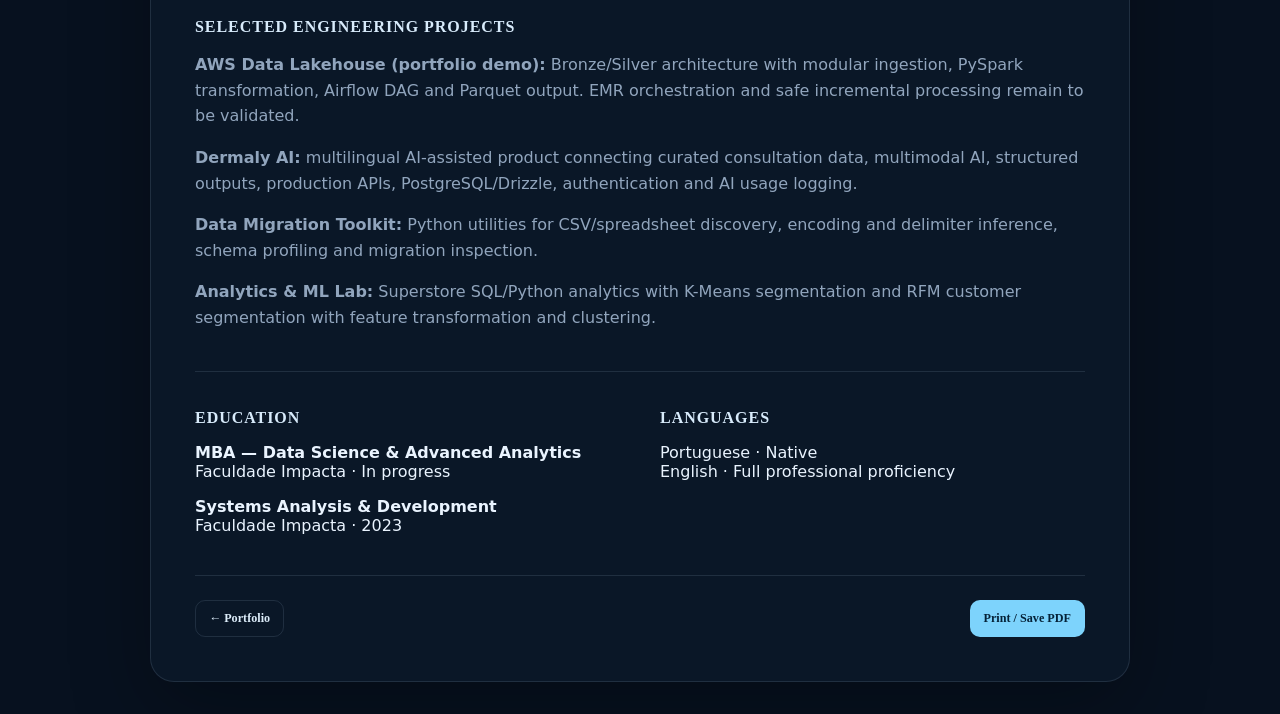
<file: resume/index.html>
<!doctype html>
<html lang="en">
<head>
<meta charset="utf-8">
<meta name="viewport" content="width=device-width,initial-scale=1">
<meta name="description" content="Resume — Vinicios Falqueiro Reis, Data Engineer + Applied AI">
<title>Resume — Vinicios Falqueiro Reis</title>
<link rel="stylesheet" href="../css/tokens.css">
<link rel="stylesheet" href="../css/resume.css">
</head>
<body class="resume-page">
<main class="resume-sheet">
<header class="resume-head"><div><p class="resume-kicker">DATA ENGINEER · APPLIED AI & ML</p><h1>Vinicios Falqueiro Reis</h1><p>Brazil · Open to remote, international and relocation opportunities</p></div><div class="resume-contact"><a href="mailto:vifalqueiro@gmail.com">vifalqueiro@gmail.com</a><a href="https://www.linkedin.com/in/vfalqueiroreis/">LinkedIn</a><a href="https://github.com/vfreis">GitHub</a></div></header>
<section><h2>Professional Summary</h2><p>Data Engineer with approximately six years across analytics, automation and data delivery, building scalable cloud data platforms, distributed PySpark pipelines, Apache Airflow orchestration and applied AI products. Proven impact includes processing 10+ TB/month, reducing pipeline runtime by 20%, automating 95% of recurring workflows and reducing manual ingestion effort by 50%.</p></section>
<section><h2>Core Technology</h2><p><strong>Data Engineering:</strong> Python, SQL, PySpark, Apache Airflow, FastAPI, ETL/ELT, incremental processing, schema evolution, partitioning and data quality.</p><p><strong>AWS:</strong> S3, EMR, Glue, Athena, Redshift, Lambda, RDS, EC2 and IAM.</p><p><strong>Applied AI & ML:</strong> data curation, multimodal inference, model evaluation, structured outputs, prompt engineering, OpenAI API, Pandas and scikit-learn.</p><p><strong>Operations:</strong> Git, Docker, Great Expectations, Prometheus, Grafana, centralized logging and foundational Terraform.</p></section>
<section><h2>Experience</h2><article><div class="role-head"><strong>Data Engineer (Contract) · Upbeat Consulting</strong><span>Aug 2024 — Nov 2026</span></div><p>AWS lakehouse delivery using S3, EMR and Glue; 10+ TB/month Spark workloads; Airflow orchestration; FastAPI ingestion services; quality and observability practices.</p><ul><li>Reduced pipeline runtime by approximately 20% through Spark optimization.</li><li>Automated approximately 95% of recurring workflows and improved scheduling reliability by 40%.</li><li>Reduced manual ingestion effort by approximately 50%.</li></ul></article><article><div class="role-head"><strong>Planning Analyst — Data & Automation · Intervalor Mutant</strong><span>Jun 2023 — Aug 2024</span></div><p>SQL/Power BI solutions, AWS data-management improvements, KPI definition and leadership recommendations.</p><ul><li>Contributed to approximately 20% operational-efficiency improvement and 15% cost savings.</li></ul></article><article><div class="role-head"><strong>Planning Analyst · Connvert / Flex Contact Center</strong><span>May 2021 — Mar 2023</span></div><p>SQL Server data-flow optimization, Python automation and real-time Power BI reporting.</p><ul><li>Improved data accuracy by approximately 25% and team productivity by approximately 30%.</li></ul></article><article><div class="role-head"><strong>Planning Analyst · Zanc Assessoria Nacional de Cobrança</strong><span>Aug 2020 — May 2021</span></div><p>Real-time KPI dashboards and Python/SQL automation for recurring reports and mass operational actions.</p></article></section>
<section><h2>Selected Engineering Projects</h2><p><strong>AWS Data Lakehouse (portfolio demo):</strong> Bronze/Silver architecture with modular ingestion, PySpark transformation, Airflow DAG and Parquet output. EMR orchestration and safe incremental processing remain to be validated.</p><p><strong>Dermaly AI:</strong> multilingual AI-assisted product connecting curated consultation data, multimodal AI, structured outputs, production APIs, PostgreSQL/Drizzle, authentication and AI usage logging.</p><p><strong>Data Migration Toolkit:</strong> Python utilities for CSV/spreadsheet discovery, encoding and delimiter inference, schema profiling and migration inspection.</p><p><strong>Analytics & ML Lab:</strong> Superstore SQL/Python analytics with K-Means segmentation and RFM customer segmentation with feature transformation and clustering.</p></section>
<section class="resume-bottom"><div><h2>Education</h2><p><strong>MBA — Data Science & Advanced Analytics</strong><br>Faculdade Impacta · In progress</p><p><strong>Systems Analysis & Development</strong><br>Faculdade Impacta · 2023</p></div><div><h2>Languages</h2><p>Portuguese · Native<br>English · Full professional proficiency</p></div></section>
<div class="resume-actions"><a href="../index.html">← Portfolio</a><button type="button" onclick="window.print()">Print / Save PDF</button></div>
</main>
</body>
</html>
</file>
<file: css/tokens.css>
:root{--bg:#07111f;--panel:rgba(13,28,47,.76);--line:rgba(157,181,210,.15);--line2:rgba(125,211,252,.3);--text:#eff7ff;--muted:#91a5bd;--accent:#7dd3fc;--green:#a7f3d0;--violet:#c4b5fd;--max:1220px;--radius:22px;--shadow:0 28px 80px rgba(0,0,0,.28)}
*{box-sizing:border-box}html{scroll-behavior:smooth}::selection{background:rgba(125,211,252,.25);color:#eff7ff}::-webkit-scrollbar{width:8px}::-webkit-scrollbar-track{background:#07111f}::-webkit-scrollbar-thumb{background:rgba(157,181,210,.25);border-radius:4px}::-webkit-scrollbar-thumb:hover{background:rgba(125,211,252,.5)}body{margin:0;min-height:100vh;overflow-x:hidden;color:var(--text);font-family:Inter,system-ui,-apple-system,"Segoe UI",sans-serif;background:#07111f}a{color:inherit;text-decoration:none}button{font:inherit}.section-shell{width:min(calc(100% - 44px),var(--max));margin-inline:auto}.section-block{padding:92px 0}.eyebrow{color:var(--accent);font:700 .75rem "Space Grotesk";letter-spacing:.13em;text-transform:uppercase}.reveal{opacity:0;transform:translateY(20px);transition:opacity .7s ease,transform .7s ease}.reveal.is-visible{opacity:1;transform:none}
</file>
<file: css/layout.css>
.skip-link{position:fixed;left:12px;top:-60px;z-index:99;background:#fff;color:#07111f;padding:10px 14px;border-radius:10px}.skip-link:focus{top:12px}.site-header{width:min(calc(100% - 44px),var(--max));margin:18px auto 0;position:sticky;top:14px;z-index:20;display:grid;grid-template-columns:auto 1fr auto;align-items:center;gap:28px;padding:12px 14px 12px 18px;border:1px solid var(--line);background:rgba(7,17,31,.76);backdrop-filter:blur(20px);border-radius:18px}.brand{font:700 1.18rem "Space Grotesk";letter-spacing:-.04em}.brand span{color:var(--accent)}.site-header nav{display:flex;justify-content:center;gap:24px;color:var(--muted);font-size:.82rem}.site-header nav a{transition:color .2s ease}.site-header nav a:hover{color:var(--text)}.view-switch{display:flex;padding:3px;border:1px solid var(--line);border-radius:12px}.view-btn{border:0;background:transparent;color:var(--muted);padding:7px 10px;border-radius:9px;cursor:pointer;font-size:.75rem;transition:all .2s ease}.view-btn.is-active{color:var(--text);background:rgba(125,211,252,.12)}.section-heading{display:grid;grid-template-columns:1fr 1fr;gap:20px 48px;align-items:end;margin-bottom:34px}.section-heading .eyebrow{grid-column:1/-1;margin:0}.section-heading h2,.profile h2,.contact h2{font-family:"Space Grotesk";font-size:clamp(2.2rem,4vw,4.3rem);letter-spacing:-.05em;line-height:.98;margin:0}.section-heading>p:last-child{color:var(--muted);line-height:1.7;margin:0}.site-footer{border-top:1px solid var(--line);padding:22px 0 34px;display:flex;justify-content:space-between;color:var(--muted);font-size:.68rem}
</file>
<file: css/hero.css>
.hero{min-height:calc(100vh - 80px);padding:88px 0 64px;display:grid;grid-template-columns:1.05fr .95fr;align-items:center;gap:60px}@keyframes pulse-dot{0%,100%{box-shadow:0 0 0 4px rgba(167,243,208,.1)}50%{box-shadow:0 0 0 8px rgba(167,243,208,.22)}}.status-dot{width:7px;height:7px;display:inline-block;border-radius:50%;background:var(--green);box-shadow:0 0 0 6px rgba(167,243,208,.1);margin-right:9px;animation:pulse-dot 2.5s ease-in-out infinite}.hero h1{font:600 clamp(3.1rem,6.1vw,6.7rem)/.92 "Space Grotesk";letter-spacing:-.055em;margin:0}.hero h1 span{color:transparent;background:linear-gradient(100deg,var(--accent),#dcf7ff 48%,var(--violet));-webkit-background-clip:text;background-clip:text}.hero-lede{color:var(--muted);font-size:1.02rem;line-height:1.72;max-width:700px}.hero-actions{display:flex;flex-wrap:wrap;gap:10px;margin-top:28px}.button{padding:12px 16px;border-radius:13px;font-size:.83rem;font-weight:650;transition:all .2s ease}.button:hover{transform:translateY(-2px)}.primary{background:linear-gradient(135deg,var(--accent),#b4e8ff);color:#052237}.primary:hover{box-shadow:0 8px 24px rgba(125,211,252,.28)}.ghost{border:1px solid var(--line);background:rgba(255,255,255,.025)}.ghost:hover{border-color:var(--line2);background:rgba(255,255,255,.05)}.availability{color:#91a8bf;font-size:.7rem;margin-top:20px}.hero .tags{margin-top:20px}.pipeline{border:1px solid var(--line);background:linear-gradient(150deg,rgba(13,28,47,.9),rgba(5,16,29,.94));border-radius:26px;padding:22px;min-height:440px;box-shadow:var(--shadow)}.console-head{display:flex;justify-content:space-between}.console-head>div{display:grid;gap:4px}.console-head small{color:var(--muted);font-size:.6rem;letter-spacing:.15em}.console-head strong{font-family:"Space Grotesk"}.health{font-size:.68rem;color:var(--green)}.health i{display:inline-block;width:7px;height:7px;border-radius:50%;background:var(--green);margin-right:5px}.flow{position:relative;display:grid;grid-template-columns:repeat(4,1fr);gap:10px;align-items:center;min-height:250px}.flow .line{position:absolute;left:8%;right:8%;height:1px;background:linear-gradient(90deg,transparent,var(--accent),var(--violet),transparent)}.flow>div:not(.line){z-index:2;display:grid;text-align:center;gap:4px;padding:14px 4px;border:1px solid var(--line);border-radius:14px;background:#081525}.flow b{color:var(--accent);font-size:.58rem}.flow strong{font:600 .68rem "Space Grotesk"}.flow small{color:var(--muted);font-size:.56rem}.pulse{position:absolute;width:8px;height:8px;border-radius:50%;background:var(--accent);box-shadow:0 0 16px var(--accent);animation:flow 5s linear infinite;z-index:3}.pulse.b{animation-delay:-2.5s;background:var(--violet)}@keyframes flow{from{left:8%}to{left:88%}}.console-metrics{display:grid;grid-template-columns:repeat(3,1fr);gap:8px}.console-metrics div{border:1px solid var(--line);border-radius:12px;padding:10px;display:grid}.console-metrics small,.console-metrics span{color:var(--muted);font-size:.59rem}.console-metrics strong{font-family:"Space Grotesk"}.code-tags{margin-top:10px}.code-tags code{display:inline-block;border:1px solid var(--line);padding:5px 7px;border-radius:7px;color:#bad0e4;font-size:.58rem;margin:3px}
</file>
<file: css/cards.css>
.metric-grid{display:grid;grid-template-columns:repeat(4,1fr);gap:14px}.metric{min-height:245px;border:1px solid var(--line);background:var(--panel);border-radius:var(--radius);padding:22px;position:relative;overflow:hidden;transition:border-color .25s ease,transform .25s ease}.metric:hover{border-color:var(--line2);transform:translateY(-3px)}.metric>span{color:var(--muted);font-size:.61rem;letter-spacing:.13em}.metric>strong{display:block;font:600 clamp(2.5rem,5vw,4.2rem) "Space Grotesk";letter-spacing:-.06em;margin-top:18px}.metric p{color:#aec1d3;font-size:.78rem}.bars,.compare{position:absolute;left:22px;right:22px;bottom:22px}.bars{height:55px;display:flex;align-items:end;gap:6px}.bars i{flex:1;background:linear-gradient(var(--accent),rgba(125,211,252,.15));border-radius:4px 4px 0 0}.bars i:nth-child(1){height:25%}.bars i:nth-child(2){height:40%}.bars i:nth-child(3){height:52%}.bars i:nth-child(4){height:60%}.bars i:nth-child(5){height:75%}.bars i:nth-child(6){height:92%}.compare{display:grid;gap:8px}.compare i{height:8px;border-radius:8px;background:var(--accent)}.compare i:last-child{width:80%}.ring{position:absolute;right:22px;bottom:20px;width:70px;aspect-ratio:1;border-radius:50%;background:conic-gradient(var(--accent) 95%,rgba(255,255,255,.05) 0);box-shadow:inset 0 0 0 10px #0c1a2b}.metric svg{position:absolute;bottom:18px;left:22px;right:22px;width:calc(100% - 44px);fill:none;stroke:var(--green);stroke-width:2}.impact-ribbon{display:grid;grid-template-columns:repeat(5,1fr);margin-top:14px;border:1px solid var(--line);border-radius:var(--radius);overflow:hidden}.impact-ribbon div{padding:18px;border-right:1px solid var(--line);background:var(--panel)}.impact-ribbon strong{display:block;font:600 1.4rem "Space Grotesk"}.impact-ribbon span{color:var(--muted);font-size:.65rem}.tech-grid,.principles{display:grid;grid-template-columns:repeat(3,1fr);gap:14px}.tech,.principles article{border:1px solid var(--line);background:var(--panel);border-radius:var(--radius);padding:22px;transition:border-color .25s ease,transform .25s ease}.tech:hover,.principles article:hover{border-color:var(--line2);transform:translateY(-3px)}.tech>span,.principles span,.profile-grid span{color:var(--accent);font-size:.58rem;letter-spacing:.12em}.tech h3{font:600 1.35rem "Space Grotesk"}.tech p,.principles p{color:var(--muted);font-size:.72rem;line-height:1.65}.tech b{color:#d9e9f8}
</file>
<file: css/projects.css>
.project-grid{display:grid;grid-template-columns:1.3fr 1fr;gap:14px}.project{border:1px solid var(--line);background:var(--panel);border-radius:var(--radius);padding:26px;min-height:405px;display:flex;flex-direction:column}.featured{grid-row:span 2;min-height:825px}.topline{display:flex;justify-content:space-between;color:var(--muted);font-size:.6rem;letter-spacing:.12em}.project h3{font:600 2rem "Space Grotesk";letter-spacing:-.04em}.project>p{color:var(--muted);line-height:1.65}.project>a{color:var(--accent);margin-top:auto;font-size:.78rem;transition:.2s}.project>a:hover{opacity:.85}.arch{flex:1;display:flex;flex-wrap:wrap;justify-content:center;align-content:center;gap:8px;margin:40px 0;border:1px solid var(--line);border-radius:16px;padding:20px}.arch span{border:1px solid var(--line2);border-radius:9px;padding:9px;font-size:.61rem}.arch b{color:var(--accent);align-self:center}.ai-viz{height:140px;position:relative;display:grid;place-items:center}.ai-viz strong{display:grid;place-items:center;width:54px;height:54px;border-radius:50%;border:1px solid var(--line2)}.ai-viz span{position:absolute;color:var(--muted);font-size:.55rem}.ai-viz span:nth-of-type(1){transform:translate(-95px,-30px)}.ai-viz span:nth-of-type(2){transform:translate(92px,-28px)}.ai-viz span:nth-of-type(3){transform:translate(-80px,45px)}.ai-viz span:nth-of-type(4){transform:translate(85px,42px)}.project pre{background:#06101d;border:1px solid var(--line);border-radius:12px;padding:14px;color:#aac0d6;font-size:.67rem}.detail{border-left:2px solid var(--accent);padding-left:12px;font-size:.72rem}.lab{display:grid;grid-template-columns:1fr 1fr;gap:14px;margin-top:14px}.lab article{border:1px solid var(--line);border-radius:var(--radius);padding:22px;background:var(--panel);display:flex;flex-direction:column;min-height:245px}.lab>article>span{color:var(--accent);font-size:.58rem;letter-spacing:.1em}.lab strong{display:block;font-family:"Space Grotesk";font-size:1.05rem;line-height:1.35;margin-top:12px}.lab p{color:var(--muted);font-size:.72rem;line-height:1.6}.lab .tags span{font-size:.57rem}.lab a{color:var(--accent);font-size:.72rem;font-weight:600;margin-top:auto;padding-top:14px;transition:.2s}.lab a:hover{opacity:.85}
</file>
<file: css/case-studies.css>
.why-grid{display:grid;grid-template-columns:repeat(3,1fr);gap:14px}.why-card{position:relative;overflow:hidden;border:1px solid var(--line);background:linear-gradient(145deg,rgba(12,27,45,.94),rgba(8,19,33,.96));border-radius:var(--radius);padding:24px;min-height:230px;transition:border-color .25s ease,transform .25s ease}.why-card:hover{border-color:var(--line2);transform:translateY(-3px)}.why-card:before{content:"";position:absolute;inset:auto -40px -60px auto;width:150px;height:150px;border-radius:50%;background:radial-gradient(circle,rgba(125,211,252,.09),transparent 70%)}.why-card>span,.case-label,.proof-card>span,.principle-card>span{color:var(--accent);font-size:.58rem;letter-spacing:.13em}.why-card h3{font:600 1.45rem "Space Grotesk";letter-spacing:-.035em;margin:22px 0 10px}.why-card p{color:var(--muted);font-size:.76rem;line-height:1.65}.why-card strong{color:var(--text)}.case-study{border:1px solid var(--line);background:linear-gradient(150deg,rgba(10,24,41,.96),rgba(6,16,29,.97));border-radius:26px;padding:28px;margin-bottom:18px;box-shadow:0 18px 60px rgba(0,0,0,.14);transition:border-color .25s ease}.case-study:hover{border-color:rgba(125,211,252,.25)}.case-study.is-featured{padding:32px}.case-head{display:grid;grid-template-columns:1fr auto;gap:18px;align-items:start}.case-head h3{font:600 clamp(2rem,4vw,3.5rem)/1 "Space Grotesk";letter-spacing:-.05em;margin:10px 0 0}.case-index{font:600 3.1rem "Space Grotesk";color:rgba(125,211,252,.14);letter-spacing:-.08em}.case-summary{display:grid;grid-template-columns:1.1fr .9fr;gap:28px;margin-top:28px}.case-intro{color:var(--muted);line-height:1.75;margin:0}.case-facts{display:grid;grid-template-columns:repeat(3,1fr);gap:9px}.case-facts div{border:1px solid var(--line);border-radius:13px;padding:13px;background:rgba(255,255,255,.02)}.case-facts span{display:block;color:var(--muted);font-size:.58rem;letter-spacing:.09em;text-transform:uppercase}.case-facts strong{display:block;font:600 1.02rem "Space Grotesk";margin-top:6px}.case-grid{display:grid;grid-template-columns:repeat(4,1fr);gap:10px;margin-top:18px}.proof-card{border:1px solid var(--line);border-radius:15px;padding:17px;background:rgba(255,255,255,.018);min-height:160px;transition:border-color .2s ease,background-color .2s ease}.proof-card:hover{border-color:rgba(125,211,252,.25);background:rgba(255,255,255,.035)}.proof-card strong{display:block;font:600 .98rem "Space Grotesk";margin:12px 0 8px}.proof-card p{color:var(--muted);font-size:.7rem;line-height:1.6;margin:0}.case-evidence{display:grid;grid-template-columns:1.3fr .7fr;gap:14px;margin-top:18px}.evidence-panel{border:1px solid var(--line);border-radius:18px;padding:20px;background:#06101d}.evidence-panel h4{font:600 .85rem "Space Grotesk";margin:0 0 16px}.evidence-kpis{display:grid;grid-template-columns:repeat(3,1fr);gap:8px}.evidence-kpis div{border:1px solid var(--line);border-radius:12px;padding:12px}.evidence-kpis strong{display:block;font:600 1.35rem "Space Grotesk";color:var(--accent)}.evidence-kpis span{color:var(--muted);font-size:.58rem}.architecture{display:grid;grid-template-columns:repeat(7,minmax(0,1fr));gap:7px;align-items:center}.arch-node{border:1px solid var(--line2);background:#081525;color:var(--text);border-radius:11px;padding:10px 6px;min-height:58px;font:600 .58rem "Space Grotesk";cursor:pointer;transition:.2s}.arch-node:hover,.arch-node:focus-visible,.arch-node.is-active{border-color:var(--accent);background:rgba(125,211,252,.09);transform:translateY(-2px)}.architecture-detail{margin-top:12px;border-left:2px solid var(--accent);padding:10px 0 10px 14px;color:var(--muted);font-size:.7rem;line-height:1.55;min-height:58px}.lifecycle{display:grid;grid-template-columns:repeat(6,1fr);gap:8px}.lifecycle span{position:relative;border:1px solid var(--line);border-radius:12px;padding:13px 8px;background:#081525;text-align:center;font:600 .58rem "Space Grotesk"}.lifecycle span:not(:last-child):after{content:"→";position:absolute;right:-9px;color:var(--accent);z-index:2}.code-proof{white-space:pre-wrap;margin:0;background:#040c16;border:1px solid var(--line);border-radius:12px;padding:15px;color:#aec6dc;font:500 .68rem/1.65 ui-monospace,SFMono-Regular,Menlo,monospace}.case-actions{display:flex;flex-wrap:wrap;gap:9px;margin-top:20px}.case-actions a{display:inline-flex;align-items:center;gap:6px;border:1px solid var(--line);border-radius:11px;padding:10px 13px;font-size:.7rem;font-weight:650}.case-actions a:first-child{color:var(--accent);border-color:rgba(125,211,252,.28)}.evidence-strip{display:grid;grid-template-columns:repeat(3,1fr);gap:10px;margin-top:18px}.evidence-strip article{border:1px solid var(--line);border-radius:15px;padding:16px;background:var(--panel)}.evidence-strip strong{display:block;font:600 .92rem "Space Grotesk"}.evidence-strip p{color:var(--muted);font-size:.68rem;line-height:1.55}.principles-v2{display:grid;grid-template-columns:repeat(5,1fr);gap:10px;margin-top:14px}.principle-card{border:1px solid var(--line);border-radius:16px;padding:18px;background:var(--panel);min-height:185px;transition:border-color .25s ease,transform .25s ease}.principle-card:hover{border-color:var(--line2);transform:translateY(-3px)}.principle-card strong{display:block;font:600 .98rem "Space Grotesk";margin:16px 0 8px}.principle-card p{color:var(--muted);font-size:.68rem;line-height:1.55}.recruiter-cta{margin:100px auto;border:1px solid rgba(125,211,252,.2);border-radius:30px;padding:48px;background:radial-gradient(circle at 82% 18%,rgba(196,181,253,.1),transparent 25%),linear-gradient(135deg,rgba(125,211,252,.08),rgba(5,15,28,.86));display:grid;grid-template-columns:1.15fr .85fr;gap:28px;align-items:end}.recruiter-cta h2{font:600 clamp(2.2rem,4.6vw,4.7rem)/.98 "Space Grotesk";letter-spacing:-.055em;margin:8px 0 14px}.recruiter-cta p{color:var(--muted);line-height:1.7}.cta-actions{display:grid;grid-template-columns:1fr 1fr;gap:10px}.cta-actions a{border:1px solid var(--line);border-radius:14px;padding:15px;display:grid;gap:5px;background:rgba(5,15,28,.45);transition:.2s}.cta-actions a:hover{transform:translateY(-2px);border-color:var(--line2)}.cta-actions span{color:var(--accent);font-size:.57rem;letter-spacing:.1em}.cta-actions strong{font-family:"Space Grotesk"}.analytics-note{color:var(--muted);font-size:.62rem;margin-top:12px}.evidence-tech{display:block;margin-top:10px;color:#d9e9f8;font-weight:600;font-size:.68rem}.tech-metric{display:inline-flex;margin-top:12px;border:1px solid rgba(125,211,252,.18);border-radius:999px;padding:5px 8px;color:var(--accent);font-size:.58rem;font-weight:700}.og-proof{display:none}@media(max-width:1080px){.case-grid{grid-template-columns:1fr 1fr}.architecture{grid-template-columns:repeat(4,1fr)}.lifecycle{grid-template-columns:repeat(3,1fr)}.principles-v2{grid-template-columns:repeat(3,1fr)}}@media(max-width:800px){.why-grid,.case-summary,.case-evidence,.recruiter-cta{grid-template-columns:1fr}.case-facts,.evidence-kpis,.evidence-strip{grid-template-columns:1fr 1fr}.principles-v2{grid-template-columns:1fr 1fr}.cta-actions{grid-template-columns:1fr 1fr}}@media(max-width:560px){.why-grid,.case-grid,.case-facts,.evidence-kpis,.evidence-strip,.principles-v2,.cta-actions{grid-template-columns:1fr}.case-study,.case-study.is-featured,.recruiter-cta{padding:22px}.architecture{grid-template-columns:1fr 1fr}.lifecycle{grid-template-columns:1fr 1fr}.case-head{grid-template-columns:1fr}.case-index{display:none}}
</file>
<file: css/profile.css>
@import url("./experience.css");
@import url("./contact.css");
</file>
<file: css/responsive.css>
@import url("./mobile.css");
</file>
<file: css/resume.css>
.resume-page{margin:0;background:#07111f;color:#eaf4ff;font-family:Inter,system-ui,-apple-system,"Segoe UI",sans-serif}.resume-sheet{width:min(calc(100% - 32px),980px);margin:32px auto;padding:44px;border:1px solid var(--line);border-radius:24px;background:#0a1727;box-shadow:0 28px 80px rgba(0,0,0,.28)}.resume-head{display:grid;grid-template-columns:1.5fr .5fr;gap:28px;padding-bottom:26px;border-bottom:1px solid var(--line)}.resume-kicker{color:var(--accent);font-size:.7rem;letter-spacing:.14em}.resume-head h1{font:600 clamp(2.7rem,6vw,5.2rem)/.95 "Space Grotesk",sans-serif;letter-spacing:-.055em;margin:8px 0}.resume-head p,.resume-sheet section>p,.resume-sheet article>p,.resume-sheet li{color:var(--muted);line-height:1.6}.resume-contact{display:grid;align-content:start;justify-items:end;gap:8px;font-size:.8rem}.resume-contact a{color:var(--accent)}.resume-sheet section{padding:24px 0;border-bottom:1px solid var(--line)}.resume-sheet h2{font:600 1rem "Space Grotesk";letter-spacing:.06em;text-transform:uppercase;color:#d8ebfb}.resume-sheet article{padding:13px 0}.role-head{display:flex;justify-content:space-between;gap:18px}.role-head strong{font-family:"Space Grotesk"}.role-head span{color:var(--muted);font-size:.74rem;white-space:nowrap}.resume-sheet ul{margin:8px 0 0;padding-left:20px}.resume-bottom{display:grid;grid-template-columns:1fr 1fr;gap:40px}.resume-actions{display:flex;justify-content:space-between;gap:12px;padding-top:24px}.resume-actions a,.resume-actions button{border:1px solid var(--line);border-radius:10px;background:transparent;color:#dcecf9;padding:10px 13px;font:600 .76rem Inter;cursor:pointer}.resume-actions button{background:var(--accent);color:#052237;border-color:transparent}@media(max-width:700px){.resume-sheet{padding:24px}.resume-head,.resume-bottom{grid-template-columns:1fr}.resume-contact{justify-items:start}.role-head{display:grid;gap:5px}.role-head span{white-space:normal}}@media print{.resume-page{background:#fff;color:#111}.resume-sheet{width:auto;margin:0;padding:0;border:0;border-radius:0;background:#fff;box-shadow:none}.resume-head,.resume-sheet section{border-color:#ddd}.resume-head h1,.resume-sheet h2,.role-head strong,.resume-sheet strong{color:#111}.resume-head p,.resume-sheet section>p,.resume-sheet article>p,.resume-sheet li,.role-head span{color:#444}.resume-contact a,.resume-kicker{color:#111}.resume-actions{display:none}a{text-decoration:none}.resume-sheet{font-size:10.5pt}.resume-sheet section{break-inside:avoid;padding:11pt 0}.resume-sheet article{break-inside:avoid;padding:6pt 0}}
</file>
